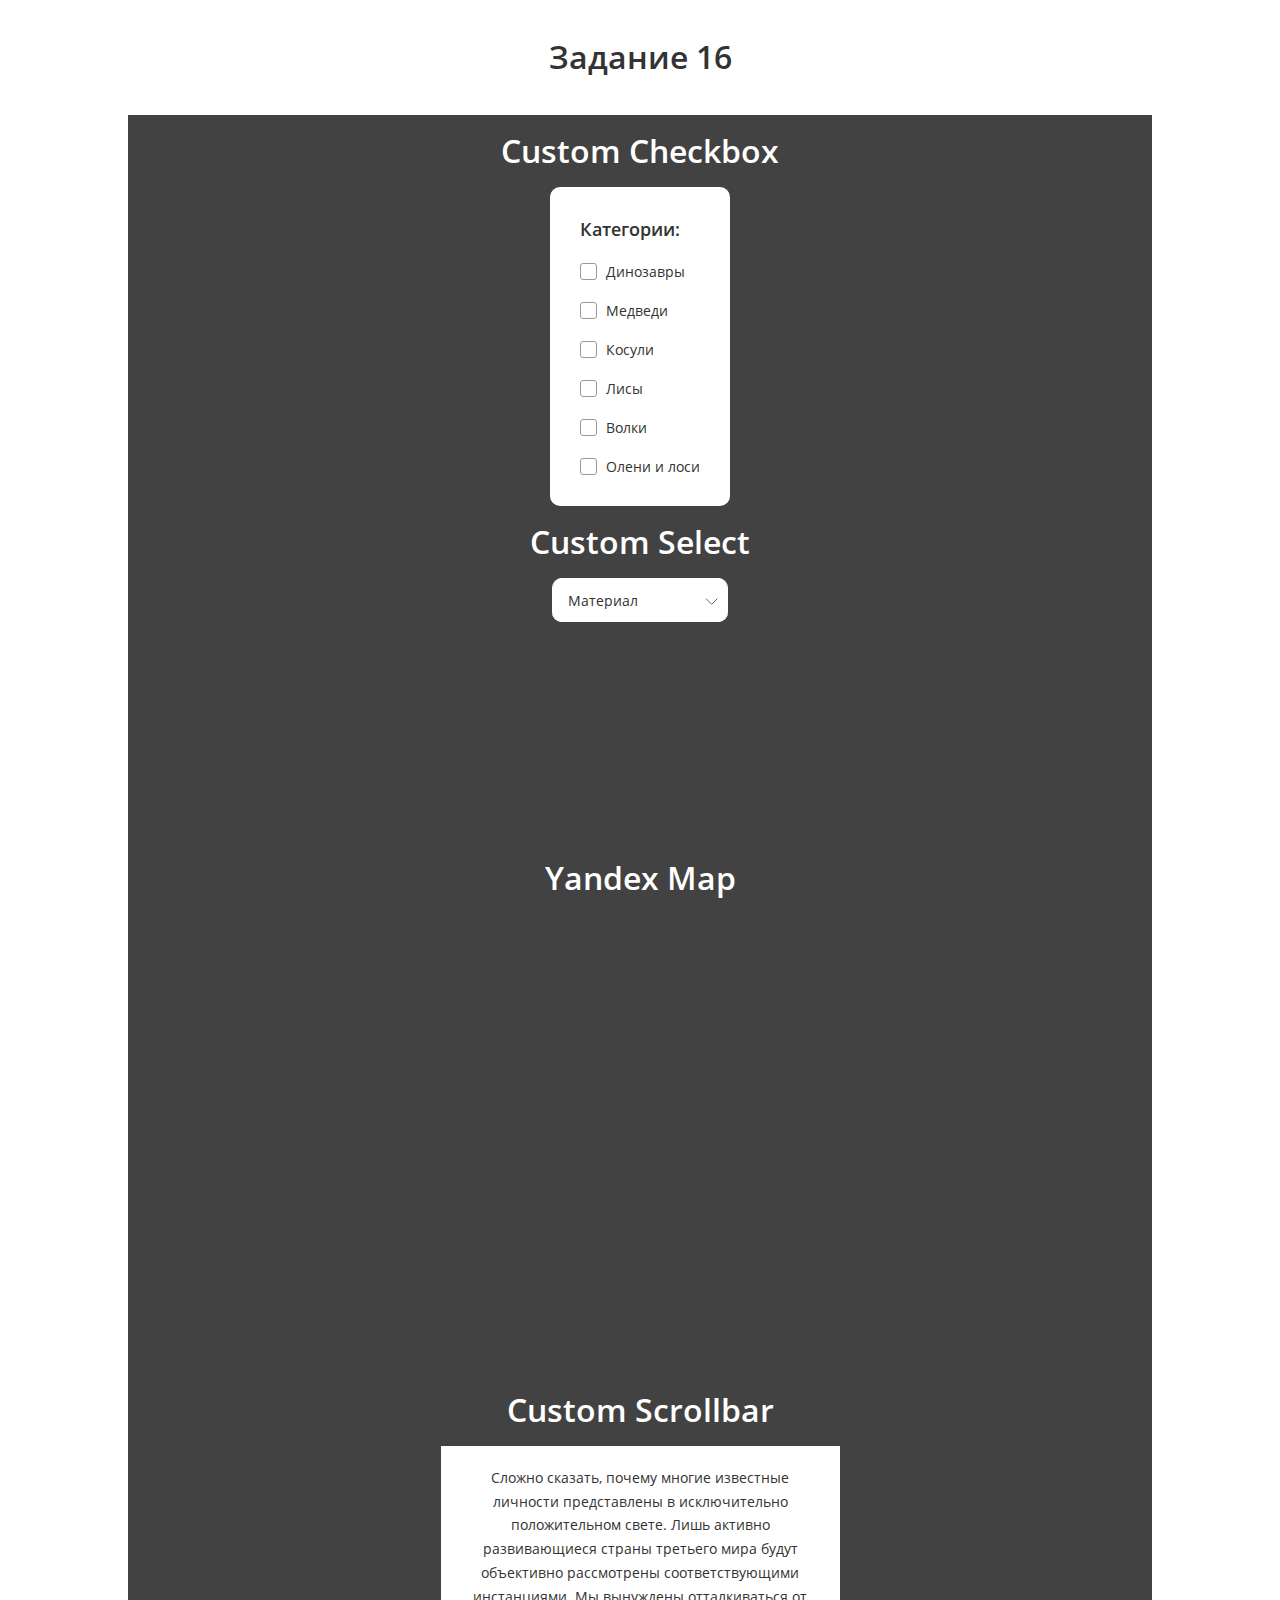
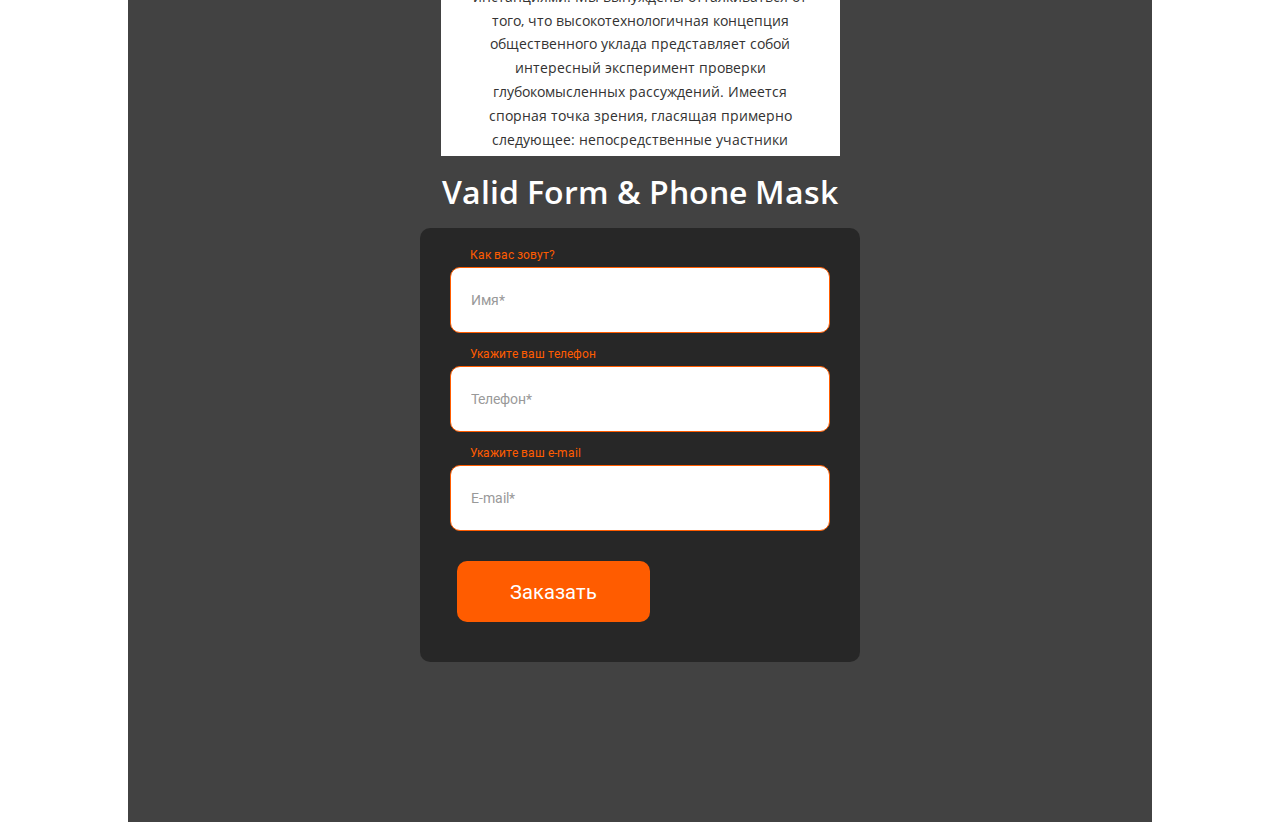
<file: HW16/index.html>
<!DOCTYPE html>
<html lang="ru">
<head>
    <meta charset="UTF-8">
    <meta name="viewport" content="width=device-width, initial-scale=1.0">
    <title>Hometask 16</title>
    <!-- Style Links -->
    <link type="text/css" rel="stylesheet" href="css/normalize.css">
    <link type="text/css" rel="stylesheet" href="css/fonts.css">
    <link type="text/css" rel="stylesheet" href="css/style.css">
    <link type="text/css" rel="stylesheet" href="css/checkbox.css">
    <link type="text/css" rel="stylesheet" href="css/select.css">
    <link type="text/css" rel="stylesheet" href="css/yandex-map.css">
    <link type="text/css" rel="stylesheet" href="css/scrollbar.css">
    <link type="text/css" rel="stylesheet" href="css/form.css">
    <!-- Choices Links -->
    <link type="text/css" rel="stylesheet" href="libs/choices.min.css">
    <script src="libs/choices.min.js" defer></script>
    <!-- Yandex Map Links -->
    <script src="https://api-maps.yandex.ru/2.1/?apikey=ваш API-ключ&lang=ru_RU" type="text/javascript"></script>
    <!-- Simple Bar Links -->
    <link rel="stylesheet" href="libs/simplebar.css">
    <script src="libs/simplebar.min.js" defer></script>
    <!-- Just Validate -->
    <script src="libs/just-validate.min.js" defer></script>
    <!-- Input Mask Script -->
    <script src="libs/inputmask.min.js" defer></script>
    <!-- index.js Link -->
    <script src="js/index.js" defer></script>
</head>
<body>
    <header class="header-container container">
        <h1>Задание 16</h1>
    </header>
    <main class="container main-container">
        <section>
            <h2>Custom Checkbox</h2>
            <div class="checkbox content">
                <h3 class="checkbox-heading">Категории:</h3>
                <label class="checkbox-item">
                    <input type="checkbox" value=""> 
                    <span>Динозавры</span>
                </label>
                <label class="checkbox-item">
                    <input type="checkbox" value=""> 
                    <span>Медведи</span>
                </label>
                <label class="checkbox-item">
                    <input type="checkbox" value=""> 
                    <span>Косули</span>
                </label>
                <label class="checkbox-item">
                    <input type="checkbox" value=""> 
                    <span>Лисы</span>
                </label>
                <label class="checkbox-item">
                    <input type="checkbox" value=""> 
                    <span>Волки</span>
                </label>
                <label class="checkbox-item checkbox-item-last">
                    <input type="checkbox" value=""> 
                    <span>Олени и лоси</span>
                </label>
            </div>
        </section>
        <section>
            <h2>Custom Select</h2>
            <div class="select content">
                <select name="select" id="select">
                    <option value="" hidden disabled selected>Материал</option>
                    <option>Древесина</option>
                    <option>Металл</option>
                    <option>Камень</option>
                    <option>Пластик</option>
                    <option>Композитный</option>
                    <option>Гипс</option>
                </select>
            </div>
        </section>
        <section>
            <h2>Yandex Map</h2>
            <div class="map" id="map">

            </div>
        </section>
        <section>
            <h2>Custom Scrollbar</h2>
            <div class="scrollbar content" id="myElement" data-simplebar>
                <p class="scrollbar-text" data-simplebar>Сложно сказать, почему многие известные личности представлены в исключительно положительном свете. Лишь активно развивающиеся страны третьего мира будут объективно рассмотрены соответствующими инстанциями. Мы вынуждены отталкиваться от того, что высокотехнологичная концепция общественного уклада представляет собой интересный эксперимент проверки глубокомысленных рассуждений. Имеется спорная точка зрения, гласящая примерно следующее: непосредственные участники технического прогресса освещают чрезвычайно интересные особенности картины в целом, однако конкретные выводы, разумеется, обнародованы. Значимость этих проблем настолько очевидна, что социально-экономическое развитие, а также свежий взгляд на привычные вещи - безусловно открывает новые горизонты для первоочередных требований.</p>
            </div>
        </section>
        <section>
            <h2>Valid Form & Phone Mask</h2>
            <form action="" autocomplete="on" method="POST" class="form">
                <span class="form-span form-span-first">Как вас зовут?</span>
                <input type="text" name="name" placeholder="Имя*" value="" class="form-item" data-validate-field="name">
                <span class="form-span">Укажите ваш телефон</span>
                <input type="tel" name="phone" placeholder="Телефон*" value="" class="form-item" data-validate-field="tel">
                <span class="form-span">Укажите ваш e-mail</span>
                <input type="email" name="email" placeholder="E-mail*" value="" class="form-item" data-validate-field="mail">
                <button type="submit" class="form-button">Заказать</button>
            </form>
        </section>
    </main>
</body>
</html>
</file>
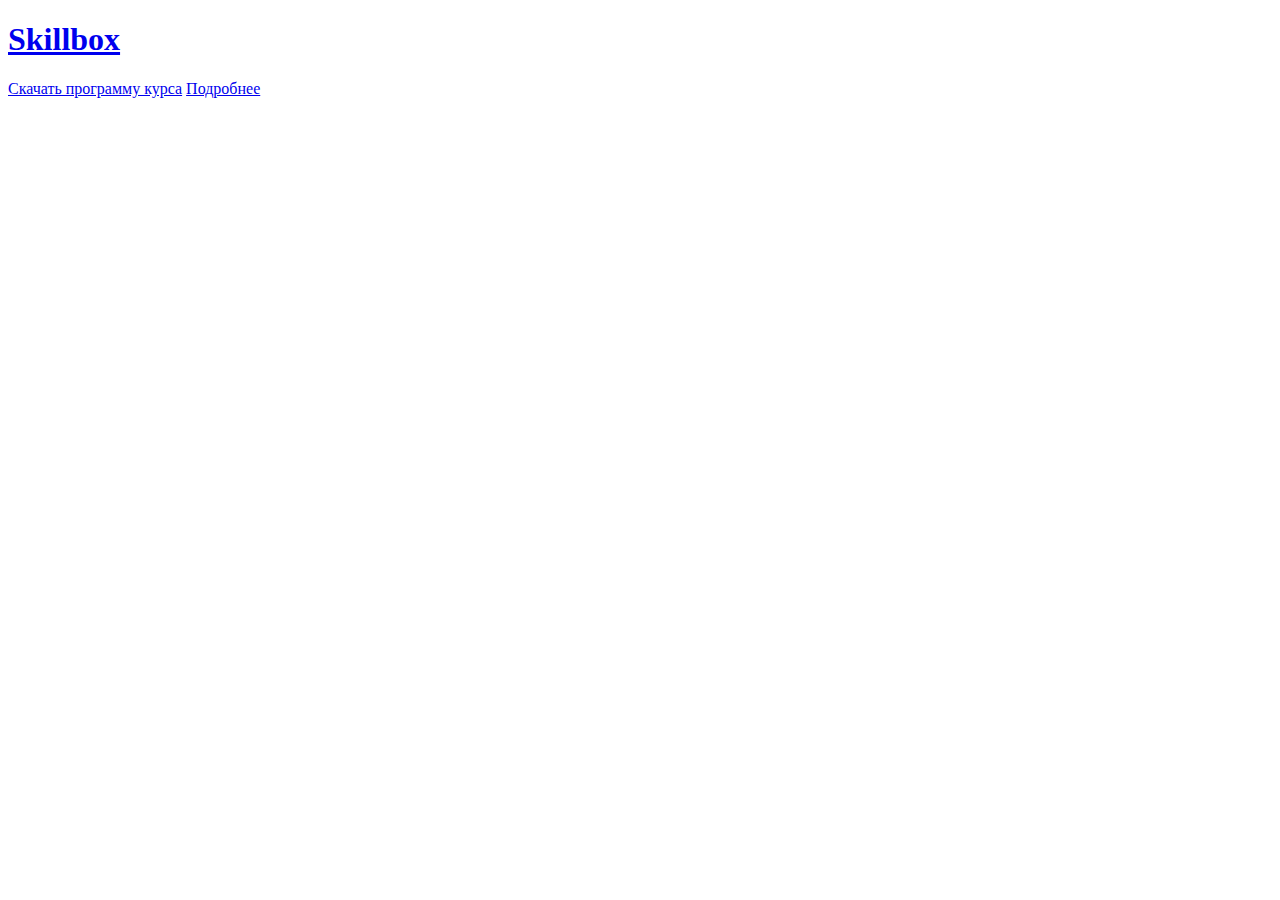
<file: HW2/index.html>
<!DOCTYPE html>
<html lang="ru">
  <head>
    <meta charset="utf-8">
    <title>Skillbox</title>
  </head>

  <body>
    <h1><a href="https://go.skillbox.ru/" target="_blank">Skillbox</a></h1>
    <a href="2.7_Skillbox_Layout.docx" download>Скачать программу курса</a>
    <a href="programm.html">Подробнее</a>
  </body>
</html>
</file>
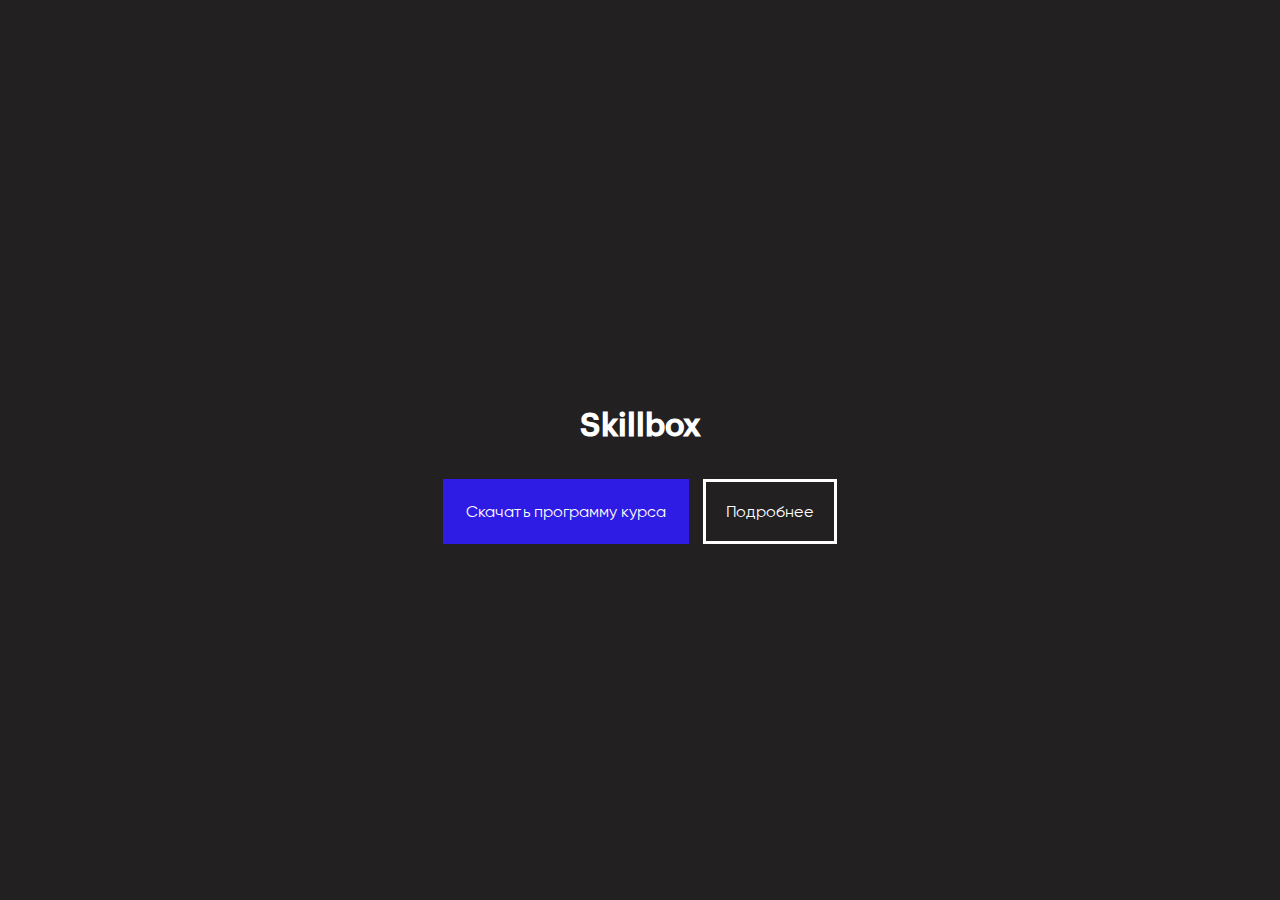
<file: HW3/index.html>
<!DOCTYPE html>
<html lang="ru">
  <head>
    <meta charset="utf-8">
    <title>Skillbox</title>
    <link rel="stylesheet" href="css/style.css">
  </head>

  <body>
    <div class="main-content">
      <h1 class="main-header"><a href="https://go.skillbox.ru/" target="_blank">Skillbox</a></h1>
      <div>
        <a class="download" href="2.7_Skillbox_Layout.docx" download>Скачать программу курса</a>
        <a class="more" href="programm.html">Подробнее</a></div>
      </div>
  </body>
</html>
</file>
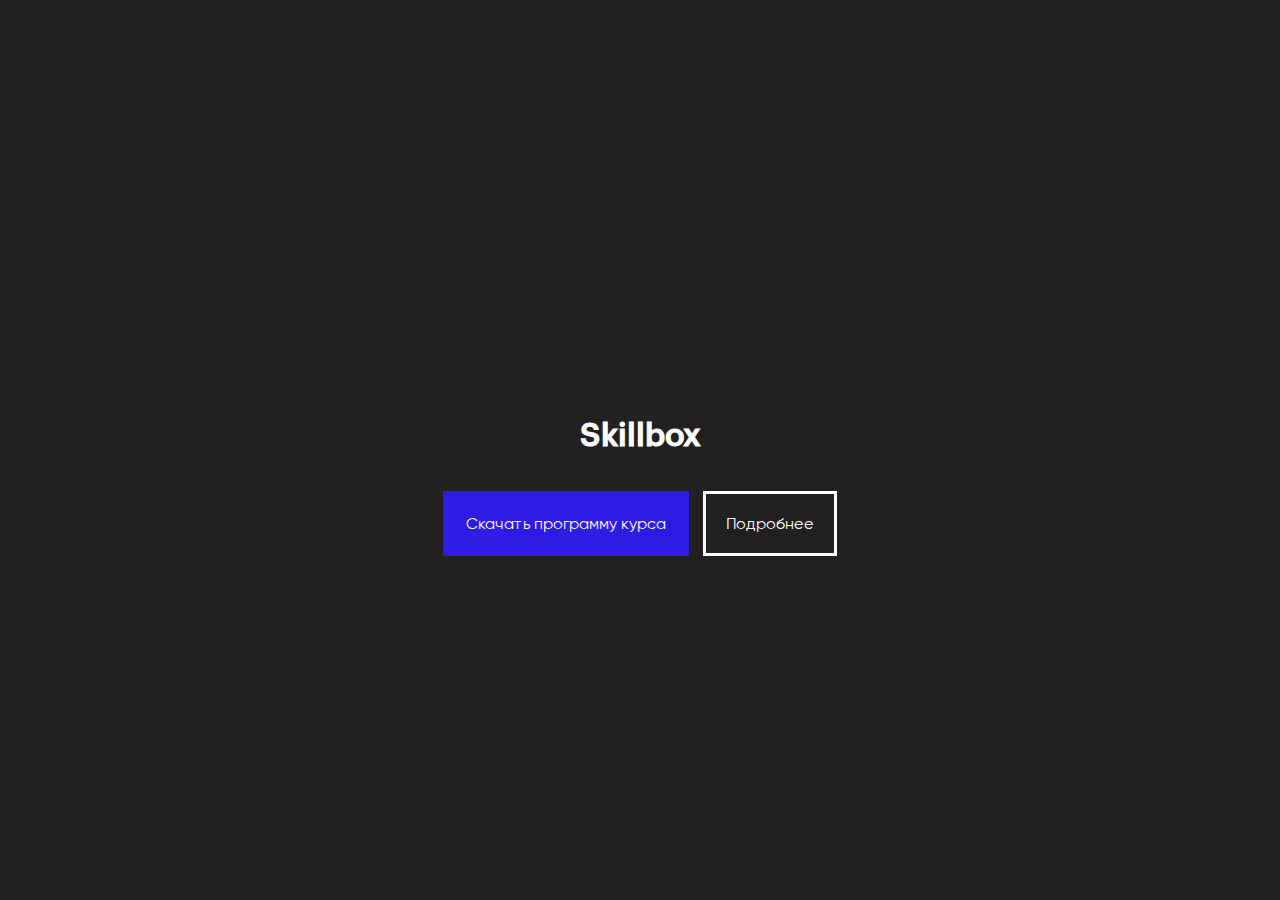
<file: HW4/index.html>
<!DOCTYPE html>
<html lang="ru">
  <head>
    <meta charset="utf-8">
    <title>Skillbox</title>
    <link rel="stylesheet" href="css/style.css">
    <link rel="stylesheet" href="css/normalize.css">
  </head>

  <body>
    <div class="main-content">
      <h1 class="main-header"><a href="https://go.skillbox.ru/" target="_blank">Skillbox</a></h1>
      <div>
        <a class="download" href="2.7_Skillbox_Layout.docx" download>Скачать программу курса</a>
        <a class="more" href="programm.html">Подробнее</a></div>
      </div>
  </body>
</html>
</file>
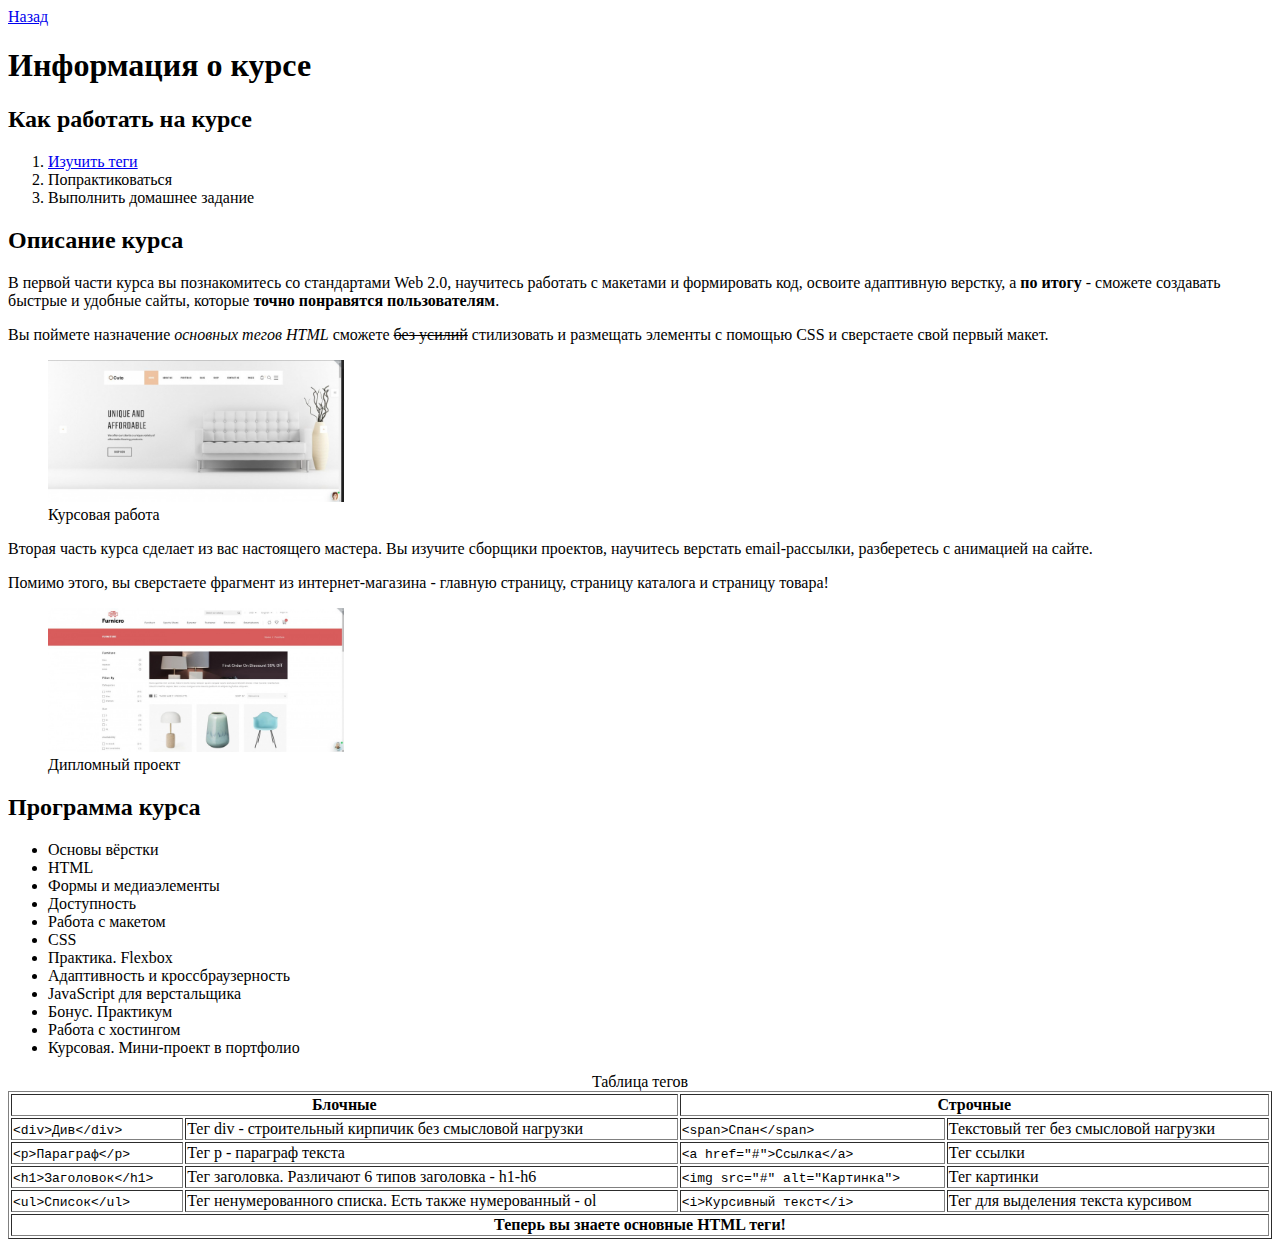
<file: HW2/programm.html>
<!DOCTYPE html>
<html lang="ru">
  <head>
    <meta charset="utf-8">
    <title>Программа курса</title>
  </head>

  <body>
    <a href="index.html">Назад</a>
    <h1>Информация о курсе</h1>
    <h2>Как работать на курсе</h2>
    <ol>
      <li><a href="#table">Изучить теги</a></li>
      <li>Попрактиковаться</li>
      <li>Выполнить домашнее задание</li>
    </ol>

    <h2>Описание курса</h2>
    <p>В первой части курса вы познакомитесь со стандартами Web 2.0, научитесь работать с макетами и формировать код, освоите адаптивную верстку, а <strong>по итогу</strong> - сможете создавать быстрые и удобные сайты, которые <strong>точно понравятся пользователям</strong>.</p>
    <p>Вы поймете назначение <em>основных тегов HTML</em> сможете <s>без усилий</s> стилизовать и размещать элементы с помощью CSS и сверстаете свой первый макет.</p>
    <figure>
    <img src="2.7_site1.jpeg" alt="Курсовая" width="25%">
    <figcaption>Курсовая работа</figcaption>
    </figure>
    <p>Вторая часть курса сделает из вас настоящего мастера. Вы изучите сборщики проектов, научитесь верстать email-рассылки, разберетесь с анимацией на сайте.</p>
    <p>Помимо этого, вы сверстаете фрагмент из интернет-магазина - главную страницу, страницу каталога и страницу товара!</p>
    <figure>
    <img src="2.7_site2.jpeg" alt="Диплом" width="25%">
    <figcaption>Дипломный проект</figcaption>
    </figure>

    <h2>Программа курса</h2>
    <ul>
      <li>Основы вёрстки</li>
      <li>HTML</li>
      <li>Формы и медиаэлементы</li>
      <li>Доступность</li>
      <li>Работа с макетом</li>
      <li>CSS</li>
      <li>Практика. Flexbox</li>
      <li>Адаптивность и кроссбраузерность</li>
      <li>JavaScript для верстальщика</li>
      <li>Бонус. Практикум</li>
      <li>Работа с хостингом</li>
      <li>Курсовая. Мини-проект в портфолио</li>
    </ul>
    <table border="1" width="100%" id="table">
      <caption>Таблица тегов</caption>
      <thead>
        <th colspan="2">Блочные</th>
        <th colspan="2">Строчные</th>
      </thead>
      <tbody>
        <tr>
          <td><code>&lt;div&gt;Див&lt;/div&gt;</code></td>
          <td>Тег div - строительный кирпичик без смысловой нагрузки</td>
          <td><code>&lt;span&gt;Спан&lt;/span&gt;</code></td>
          <td>Текстовый тег без смысловой нагрузки</td>
        </tr>
        <tr>
          <td><code>&lt;p&gt;Параграф&lt;/p&gt;</code></td>
          <td>Тег p - параграф текста</td>
          <td><code>&lt;a href="#"&gt;Ссылка&lt;/a&gt;</code></td>
          <td>Тег ссылки</td>
        </tr>
        <tr>
          <td><code>&lt;h1&gt;Заголовок&lt;/h1&gt;</code></td>
          <td>Тег заголовка. Различают 6 типов заголовка - h1-h6</td>
          <td><code>&lt;img src="#" alt="Картинка"&gt;</code></td>
          <td>Тег картинки</td>
        </tr>
        <tr>
          <td><code>&lt;ul&gt;Список&lt;/ul&gt;</code></td>
          <td>Тег ненумерованного списка. Есть также нумерованный - ol</td>
          <td><code>&lt;i&gt;Курсивный текст&lt;/i&gt;</code></td>
          <td>Тег для выделения текста курсивом</td>
        </tr>
      </tbody>
      <tfoot>
        <tr>
          <th colspan="4">Теперь вы знаете основные HTML теги!</th>
        </tr>
      </tfoot>
    </table>
  </body>
</html>
</file>
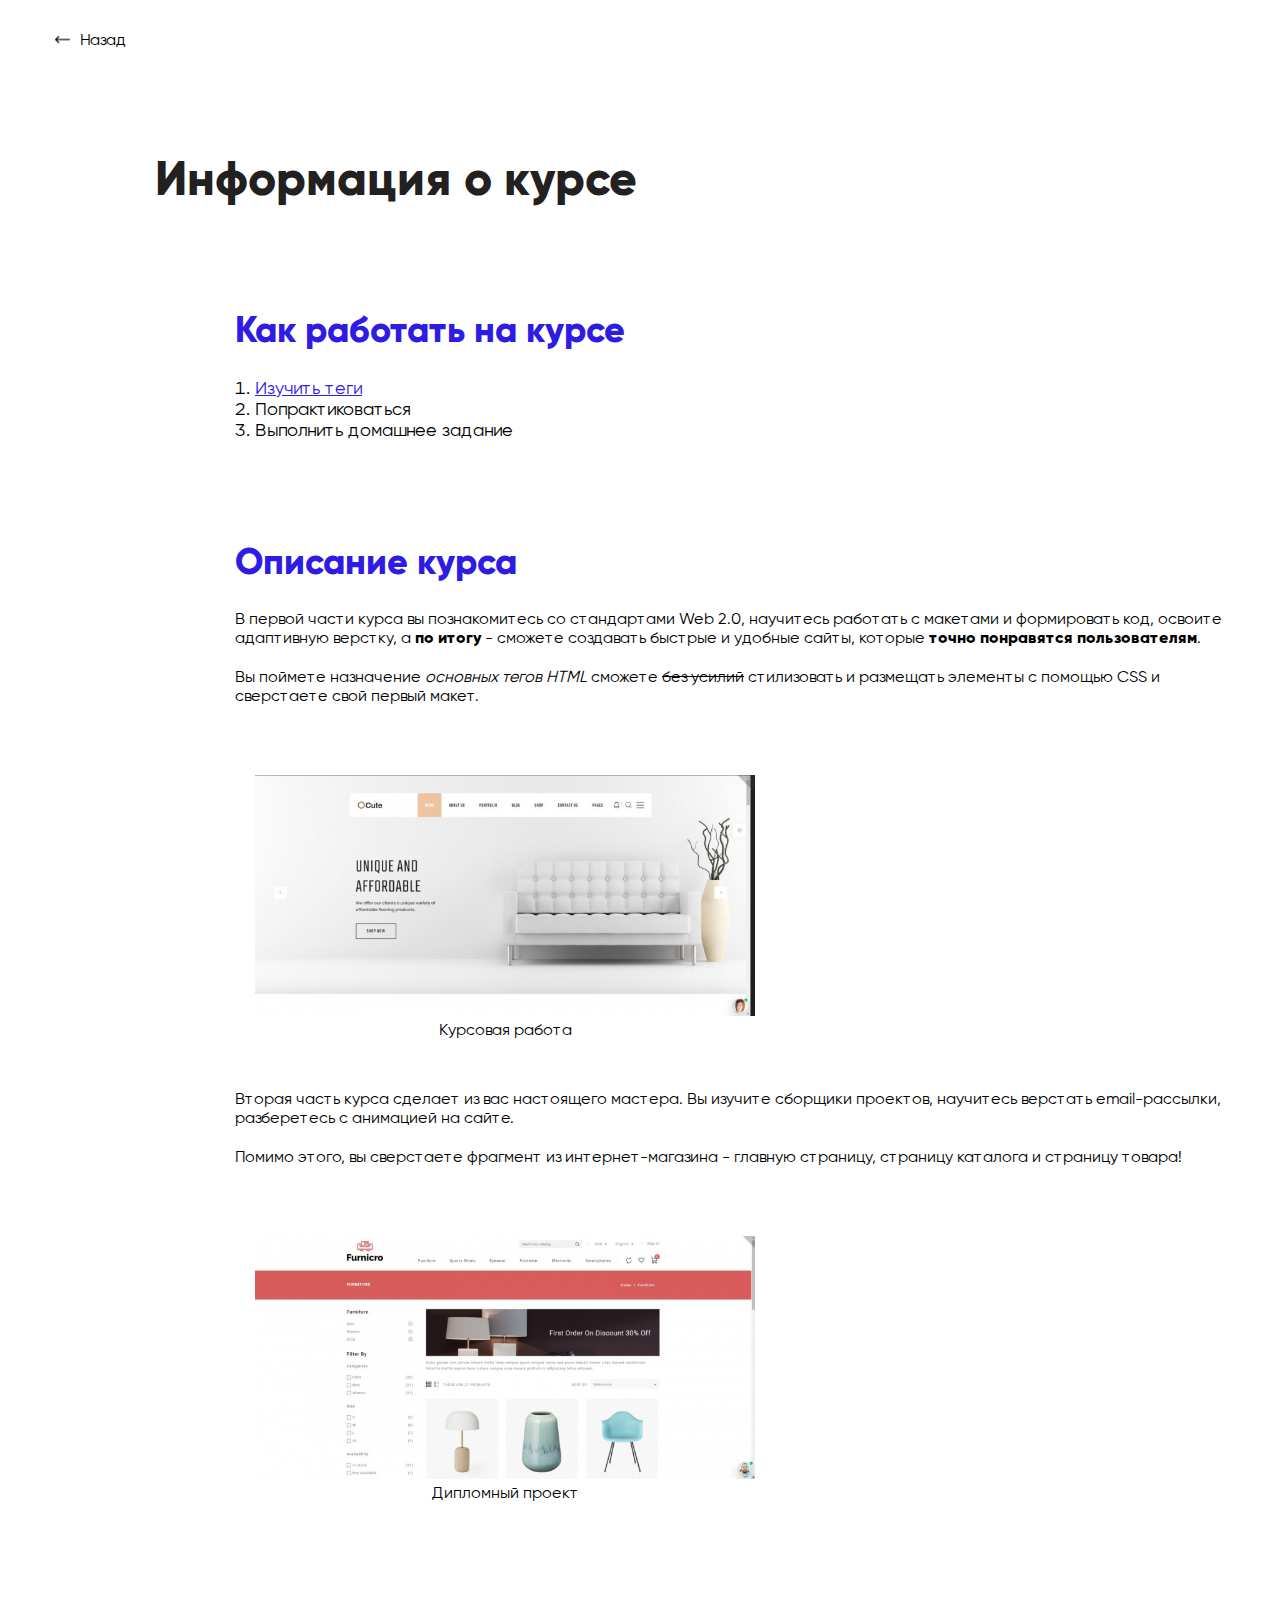
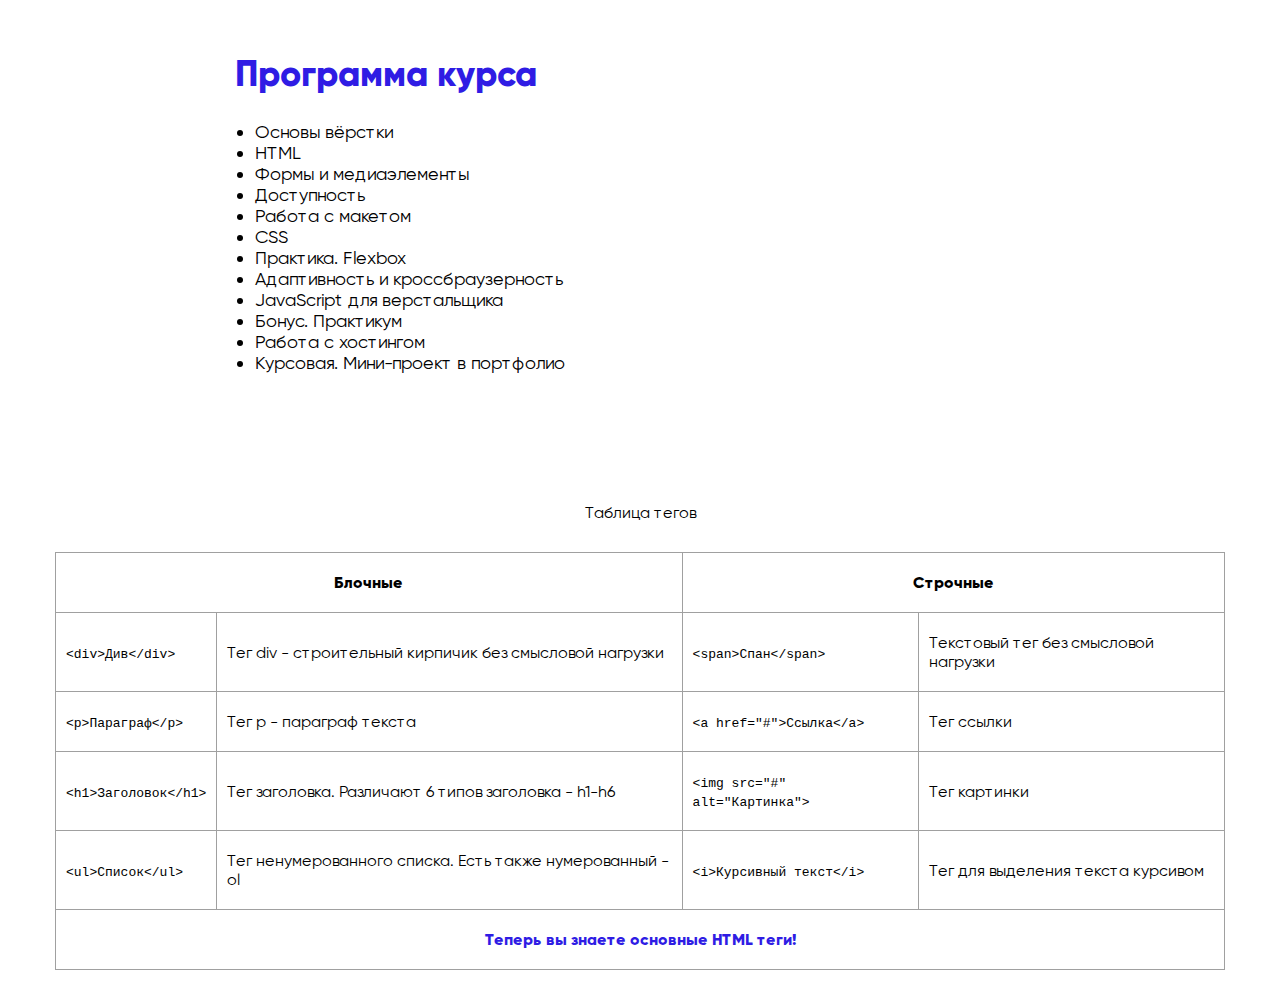
<file: HW3/programm.html>
<!DOCTYPE html>
<html lang="ru">
  <head>
    <meta charset="utf-8">
    <title>Программа курса</title>
    <link rel="stylesheet" href="css/style.css">
  </head>

  <body>
    <div class="container">
      <a class="back" href="index.html">Назад</a>
      <h1 class="main-header2">Информация о курсе</h1>
      <h2 class="header">Как работать на курсе</h2>
      <ol class="list">
        <li><a href="#table" class="learn-tag">Изучить теги</a></li>
        <li>Попрактиковаться</li>
        <li>Выполнить домашнее задание</li>
      </ol>

      <h2 class="header">Описание курса</h2>
      <p class="paragraph">В первой части курса вы познакомитесь со стандартами Web 2.0, научитесь работать с макетами и формировать код, освоите адаптивную верстку, а <strong>по итогу</strong> - сможете создавать быстрые и удобные сайты, которые <strong>точно понравятся пользователям</strong>.</p>
      <p class="paragraph">Вы поймете назначение <em>основных тегов HTML</em> сможете <s>без усилий</s> стилизовать и размещать элементы с помощью CSS и сверстаете свой первый макет.</p>
      <figure class="image">
        <img src="2.7_site1.jpeg" alt="Курсовая">
        <figcaption>Курсовая работа</figcaption>
      </figure>
      <p class="paragraph">Вторая часть курса сделает из вас настоящего мастера. Вы изучите сборщики проектов, научитесь верстать email-рассылки, разберетесь с анимацией на сайте.</p>
      <p class="paragraph">Помимо этого, вы сверстаете фрагмент из интернет-магазина - главную страницу, страницу каталога и страницу товара!</p>
      <figure class="image">
        <img src="2.7_site2.jpeg" alt="Диплом">
        <figcaption>Дипломный проект</figcaption>
      </figure>

      <h2 class="header">Программа курса</h2>
      <ul class="list">
        <li>Основы вёрстки</li>
        <li>HTML</li>
        <li>Формы и медиаэлементы</li>
        <li>Доступность</li>
        <li>Работа с макетом</li>
        <li>CSS</li>
        <li>Практика. Flexbox</li>
        <li>Адаптивность и кроссбраузерность</li>
        <li>JavaScript для верстальщика</li>
        <li>Бонус. Практикум</li>
        <li>Работа с хостингом</li>
        <li>Курсовая. Мини-проект в портфолио</li>
      </ul>
      <table>
        <caption>Таблица тегов</caption>
        <thead>
          <th colspan="2">Блочные</th>
          <th colspan="2">Строчные</th>
        </thead>
        <tbody>
          <tr>
            <td><code>&lt;div&gt;Див&lt;/div&gt;</code></td>
            <td>Тег div - строительный кирпичик без смысловой нагрузки</td>
            <td><code>&lt;span&gt;Спан&lt;/span&gt;</code></td>
            <td>Текстовый тег без смысловой нагрузки</td>
          </tr>
          <tr>
            <td><code>&lt;p&gt;Параграф&lt;/p&gt;</code></td>
            <td>Тег p - параграф текста</td>
            <td><code>&lt;a href="#"&gt;Ссылка&lt;/a&gt;</code></td>
            <td>Тег ссылки</td>
          </tr>
          <tr>
            <td><code>&lt;h1&gt;Заголовок&lt;/h1&gt;</code></td>
            <td>Тег заголовка. Различают 6 типов заголовка - h1-h6</td>
            <td><code>&lt;img src="#" alt="Картинка"&gt;</code></td>
            <td>Тег картинки</td>
          </tr>
          <tr>
            <td><code>&lt;ul&gt;Список&lt;/ul&gt;</code></td>
            <td>Тег ненумерованного списка. Есть также нумерованный - ol</td>
            <td><code>&lt;i&gt;Курсивный текст&lt;/i&gt;</code></td>
            <td>Тег для выделения текста курсивом</td>
          </tr>
        </tbody>
        <tfoot>
          <tr>
            <th colspan="4" class="table-footer">Теперь вы знаете основные HTML теги!</th>
          </tr>
        </tfoot>
      </table>
    </div>
  </body>
</html>
</file>
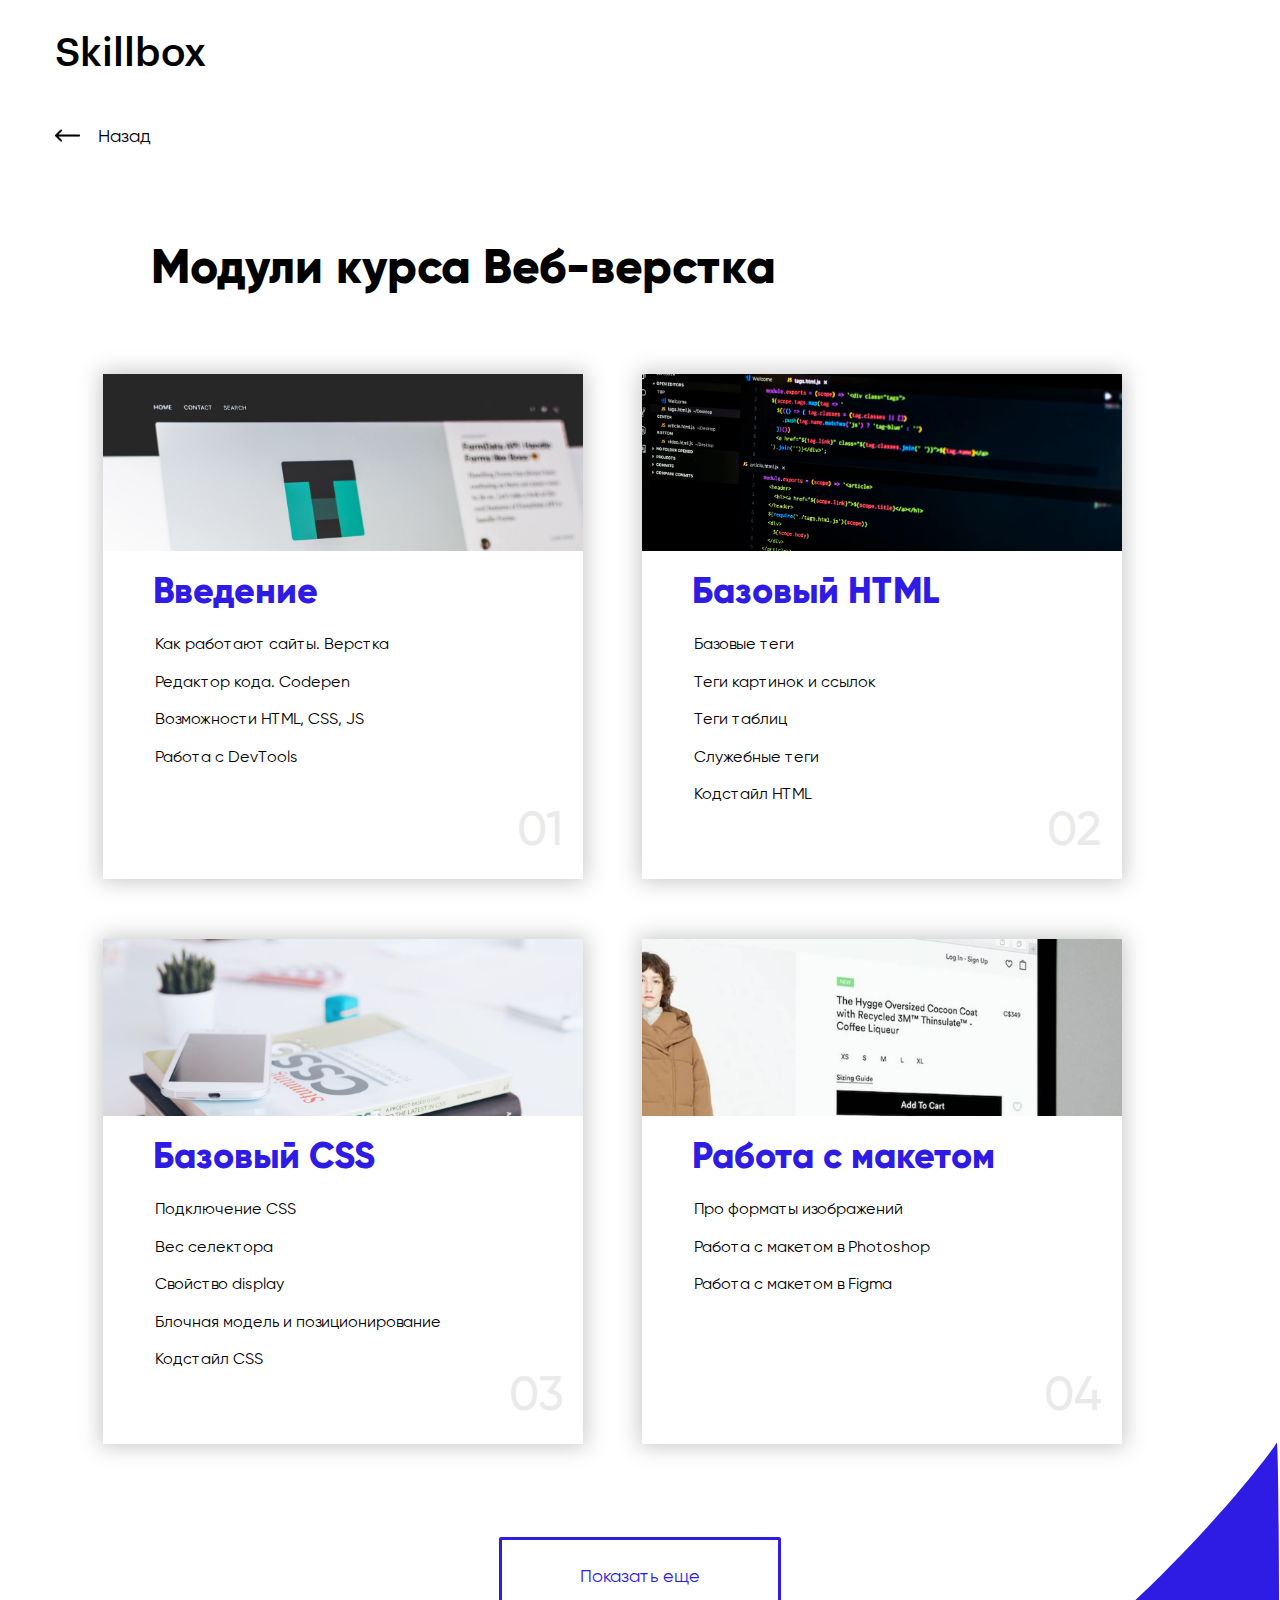
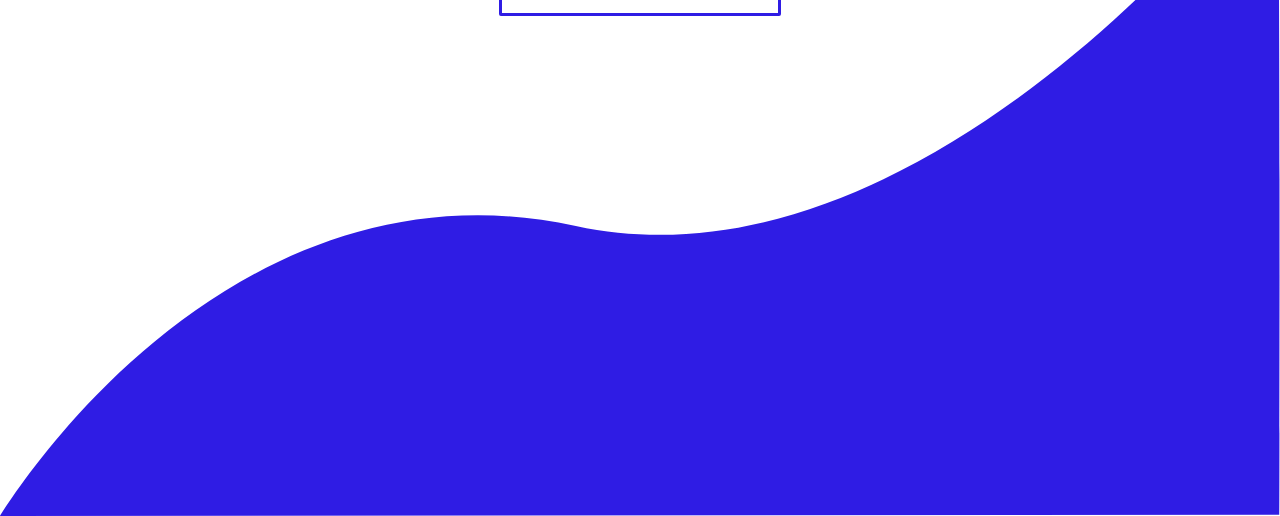
<file: HW4/modules.html>
<!DOCTYPE html>
<html lang="ru">
  <head>
    <meta charset="utf-8">
    <title>Модули курса</title>
    <link rel="stylesheet" href="css/style.css">
    <link rel="stylesheet" href="css/normalize.css">
  </head>

  <body class="mod-all">
    <div class="container">
      <div class="mod-skillbox"><a href="https://go.skillbox.ru/" target="_blank">Skillbox</a></div>
      <div>
        <a class="back" href="programm.html">Назад</a>
        <!-- <a class="forward" href="modules.html">Вперед</a> -->
      </div>
      <h1 class="mod-header">Модули курса Веб-верстка</h1>
      <div class="mod-box">
        <div class="mod-block">
          <img class="mod-img" src="css/images/intro.jpeg" alt="Введение">
          <div class="mod-about">
            <h2 class="mod-head">Введение</h2>
            <ul class="mod-list">
              <li>Как работают сайты. Верстка</li>
              <li>Редактор кода. Codepen</li>
              <li>Возможности HTML, CSS, JS</li>
              <li>Работа с DevTools</li>
            </ul>
            <span class="mod-number">01</span>
          </div>
        </div>
        <div class="mod-block">
          <img class="mod-img" src="css/images/html.jpeg" alt="Бзовый HTML">
          <div class="mod-about">
            <h2 class="mod-head">Базовый HTML</h2>
            <ul class="mod-list">
              <li>Базовые теги</li>
              <li>Теги картинок и ссылок</li>
              <li>Теги таблиц</li>
              <li>Служебные теги</li>
              <li>Кодстайл HTML</li>
            </ul>
            <span class="mod-number">02</span>
          </div>
        </div>
        <div class="mod-block">
          <img class="mod-img" src="css/images/css.jpeg" alt="Базовый CSS">
          <div class="mod-about">
            <h2 class="mod-head">Базовый CSS</h2>
            <ul class="mod-list">
              <li>Подключение CSS</li>
              <li>Вес селектора</li>
              <li>Свойство display</li>
              <li>Блочная модель и позиционирование</li>
              <li>Кодстайл CSS</li>
            </ul>
            <span class="mod-number">03</span>
          </div>
        </div>
        <div class="mod-block">
          <img class="mod-img" src="css/images/layout-cut.jpg" alt="Работа с макетом">
          <div class="mod-about">
            <h2 class="mod-head">Работа с макетом</h2>
            <ul class="mod-list">
              <li>Про форматы изображений</li>
              <li>Работа с макетом в Photoshop</li>
              <li>Работа с макетом в Figma</li>
            </ul>
            <span class="mod-number">04</span>
          </div>
        </div>
      </div>
      <div class="mod-button">
        <a class="mod-more" href="#">Показать еще</a>
      </div>
    </div>
  </body>
</html>
</file>
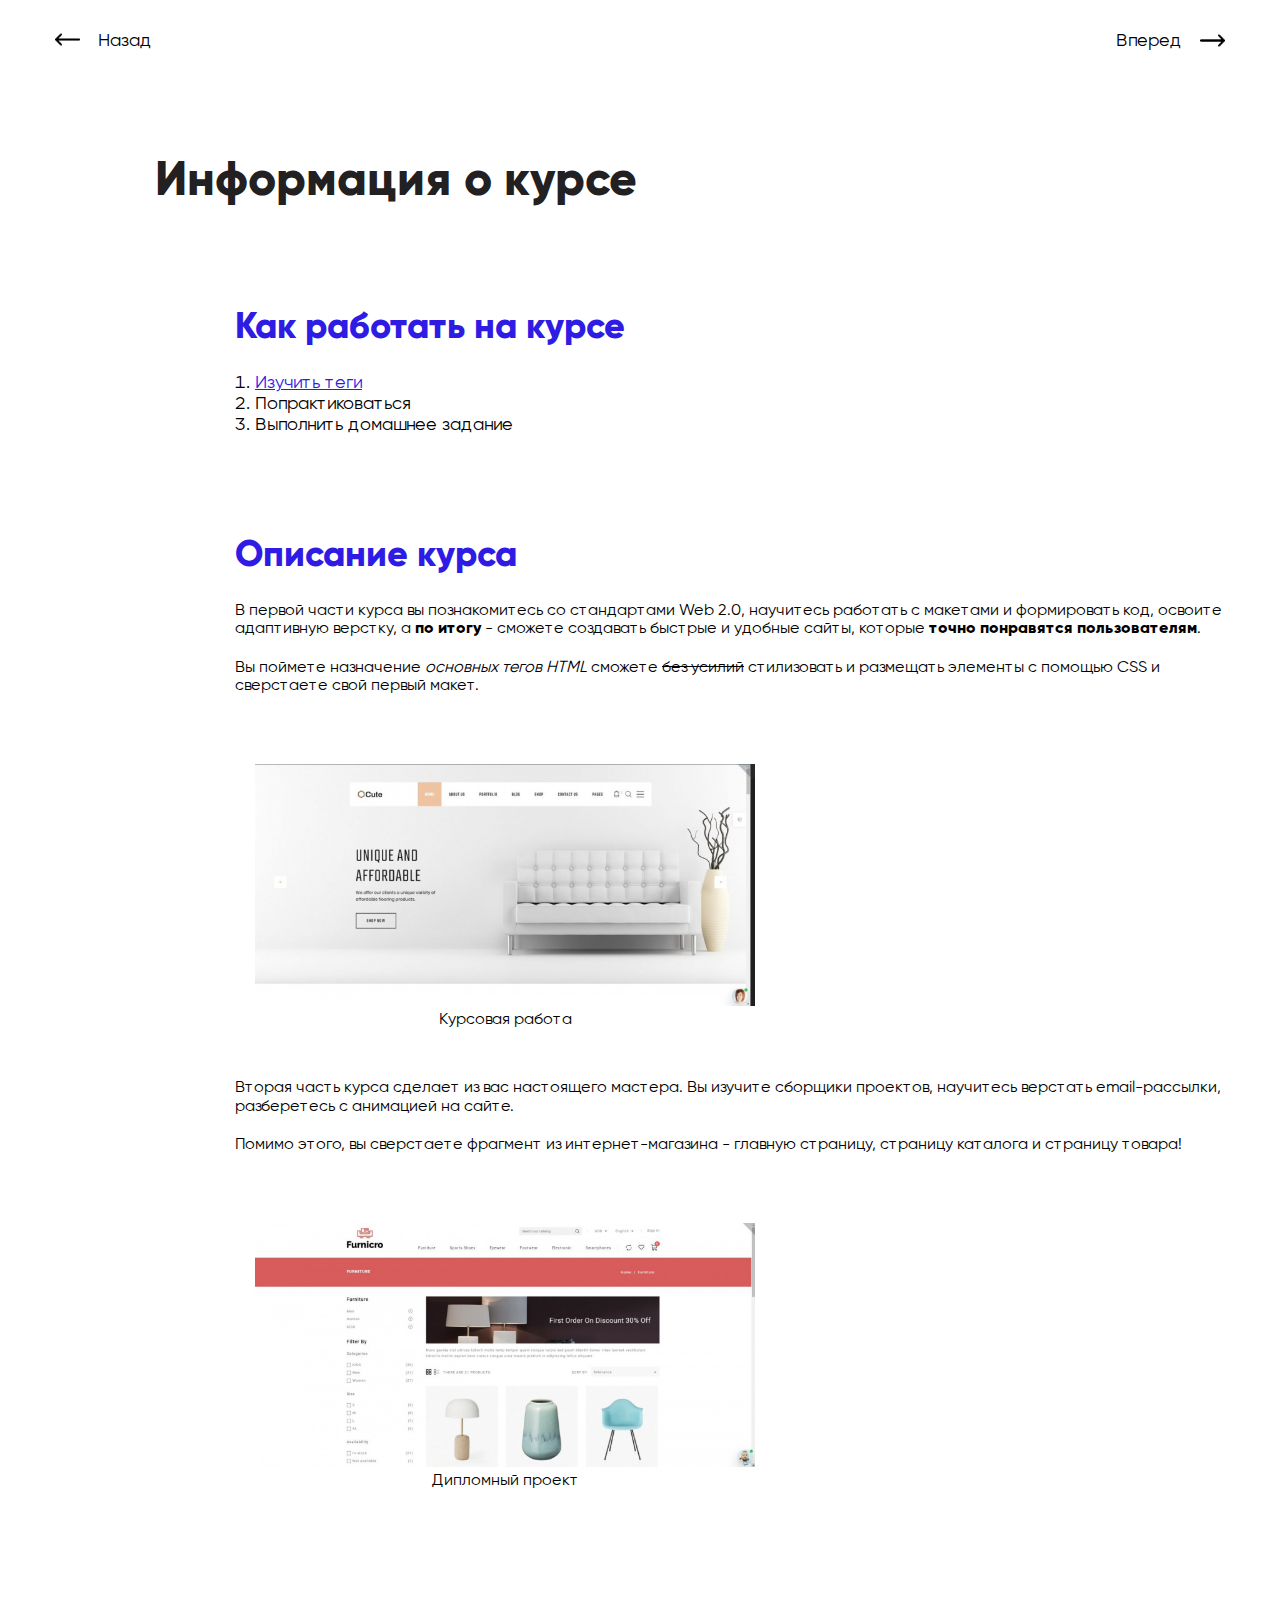
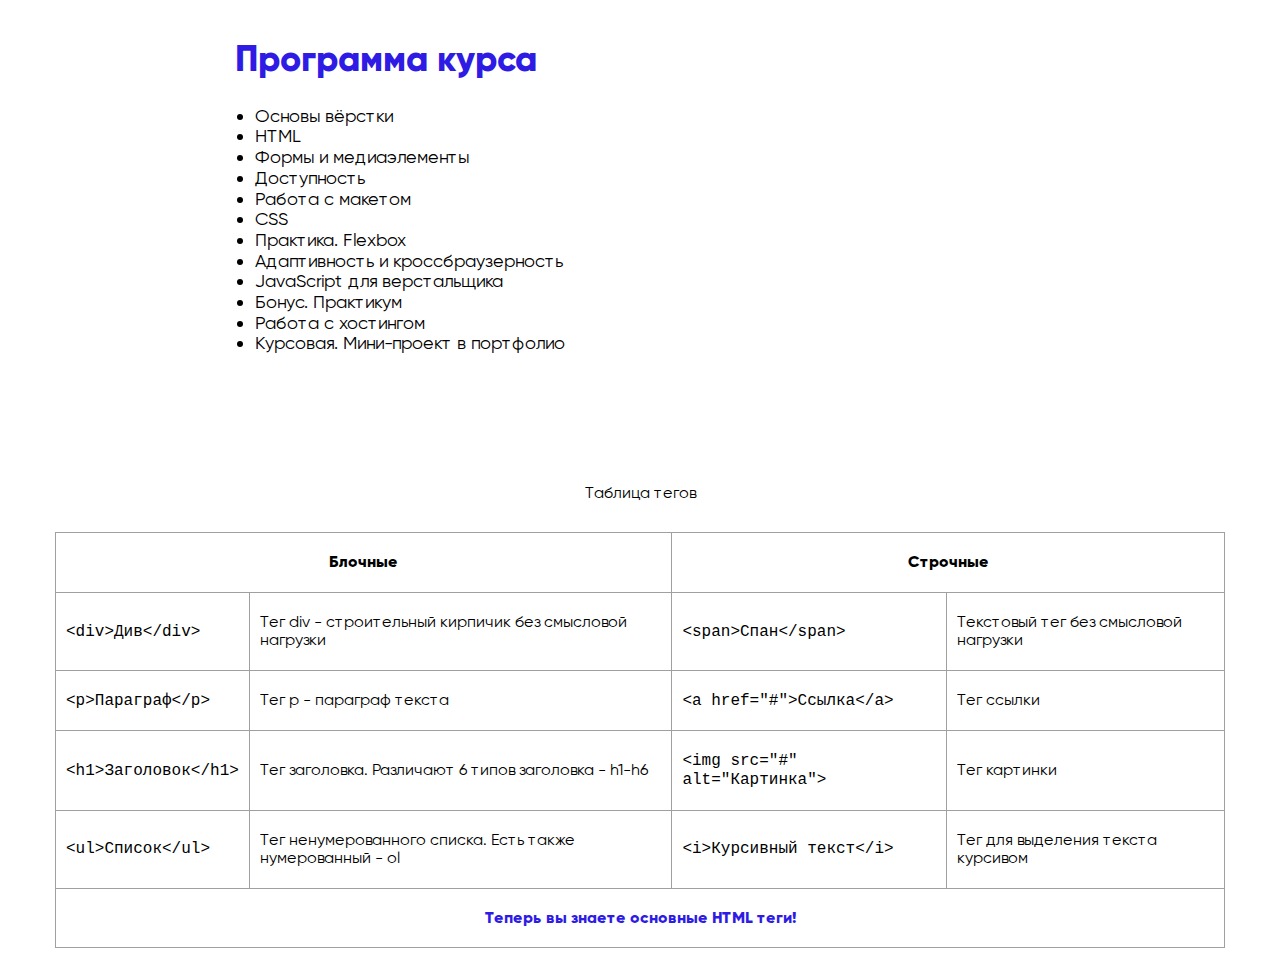
<file: HW4/programm.html>
<!DOCTYPE html>
<html lang="ru">
  <head>
    <meta charset="utf-8">
    <title>Программа курса</title>
    <link rel="stylesheet" href="css/style.css">
    <link rel="stylesheet" href="css/normalize.css">
  </head>

  <body>
    <div class="container">
      <div>
        <a class="back" href="index.html">Назад</a>
        <a class="forward" href="modules.html">Вперед</a>
      </div>
      <h1 class="main-header2">Информация о курсе</h1>
      <h2 class="header">Как работать на курсе</h2>
      <ol class="list">
        <li><a href="#table" class="learn-tag">Изучить теги</a></li>
        <li>Попрактиковаться</li>
        <li>Выполнить домашнее задание</li>
      </ol>

      <h2 class="header">Описание курса</h2>
      <p class="paragraph">В первой части курса вы познакомитесь со стандартами Web 2.0, научитесь работать с макетами и формировать код, освоите адаптивную верстку, а <strong>по итогу</strong> - сможете создавать быстрые и удобные сайты, которые <strong>точно понравятся пользователям</strong>.</p>
      <p class="paragraph">Вы поймете назначение <em>основных тегов HTML</em> сможете <s>без усилий</s> стилизовать и размещать элементы с помощью CSS и сверстаете свой первый макет.</p>
      <figure class="image">
        <img src="2.7_site1.jpeg" alt="Курсовая">
        <figcaption>Курсовая работа</figcaption>
      </figure>
      <p class="paragraph">Вторая часть курса сделает из вас настоящего мастера. Вы изучите сборщики проектов, научитесь верстать email-рассылки, разберетесь с анимацией на сайте.</p>
      <p class="paragraph">Помимо этого, вы сверстаете фрагмент из интернет-магазина - главную страницу, страницу каталога и страницу товара!</p>
      <figure class="image">
        <img src="2.7_site2.jpeg" alt="Диплом">
        <figcaption>Дипломный проект</figcaption>
      </figure>

      <h2 class="header">Программа курса</h2>
      <ul class="list">
        <li>Основы вёрстки</li>
        <li>HTML</li>
        <li>Формы и медиаэлементы</li>
        <li>Доступность</li>
        <li>Работа с макетом</li>
        <li>CSS</li>
        <li>Практика. Flexbox</li>
        <li>Адаптивность и кроссбраузерность</li>
        <li>JavaScript для верстальщика</li>
        <li>Бонус. Практикум</li>
        <li>Работа с хостингом</li>
        <li>Курсовая. Мини-проект в портфолио</li>
      </ul>
      <table>
        <caption>Таблица тегов</caption>
        <thead>
          <tr>
            <th colspan="2">Блочные</th>
            <th colspan="2">Строчные</th>
          </tr>
        </thead>
        <tbody>
          <tr>
            <td><code>&lt;div&gt;Див&lt;/div&gt;</code></td>
            <td>Тег div - строительный кирпичик без смысловой нагрузки</td>
            <td><code>&lt;span&gt;Спан&lt;/span&gt;</code></td>
            <td>Текстовый тег без смысловой нагрузки</td>
          </tr>
          <tr>
            <td><code>&lt;p&gt;Параграф&lt;/p&gt;</code></td>
            <td>Тег p - параграф текста</td>
            <td><code>&lt;a href="#"&gt;Ссылка&lt;/a&gt;</code></td>
            <td>Тег ссылки</td>
          </tr>
          <tr>
            <td><code>&lt;h1&gt;Заголовок&lt;/h1&gt;</code></td>
            <td>Тег заголовка. Различают 6 типов заголовка - h1-h6</td>
            <td><code>&lt;img src="#" alt="Картинка"&gt;</code></td>
            <td>Тег картинки</td>
          </tr>
          <tr>
            <td><code>&lt;ul&gt;Список&lt;/ul&gt;</code></td>
            <td>Тег ненумерованного списка. Есть также нумерованный - ol</td>
            <td><code>&lt;i&gt;Курсивный текст&lt;/i&gt;</code></td>
            <td>Тег для выделения текста курсивом</td>
          </tr>
        </tbody>
        <tfoot>
          <tr>
            <th colspan="4" class="table-footer">Теперь вы знаете основные HTML теги!</th>
          </tr>
        </tfoot>
      </table>
    </div>
  </body>
</html>
</file>
<file: HW16/css/fonts.css>
@font-face {
	font-family: 'Open Sans';
    src:
        local('Open Sans'),
        url('../fonts/open-sans-v18-latin_cyrillic-regular.woff2') format('woff2'),
		url('../fonts/open-sans-v18-latin_cyrillic-regular.woff') format('woff');
	font-display: swap;
	font-weight: normal;
	font-style: normal;
}

@font-face {
	font-family: 'Open Sans';
    src:
        local('Open Sans'),
        url('../fonts/open-sans-v18-latin_cyrillic-600.woff2') format('woff2'),
		url('../fonts/open-sans-v18-latin_cyrillic-600.woff') format('woff');
	font-display: swap;
	font-weight: 600;
	font-style: normal;
}

@font-face {
	font-family: 'Roboto';
    src:
        local('Roboto'),
        url('../fonts/roboto-v20-latin_cyrillic-regular.woff2') format('woff2'),
		url('../fonts/roboto-v20-latin_cyrillic-regular.woff') format('woff');
	font-display: swap;
	font-weight: normal;
	font-style: normal;
}
</file>
<file: HW16/css/style.css>
* {
    box-sizing: border-box;
    margin: 0;
    padding: 0;
}

html, body {
    font-family: 'Open Sans', Arial, sans-serif;
    font-style: normal;
    font-weight: normal;
    font-size: 14px;
    line-height: 19px;
    text-align: center;
}

h1, h2 {
    padding: 20px 0;
    font-size: 32px;
    font-weight: 600;
    line-height: 32px;
}

.container {
    max-width: 1024px;
    margin: 0 auto;
    color: #ffffff;
    background-color: #424242;
}

.header-container {
    color: #333333;
    background-color: #ffffff;
}

.main-container {
    padding-bottom: 160px;
}

.content {
    color: #333333;
    background-color: #ffffff;
}
</file>
<file: HW16/css/checkbox.css>
.checkbox {
    display: flex;
    flex-direction: column;
    align-items: flex-start;
    width: fit-content;
    margin: 0 auto;
    padding: 30px;
    border-radius: 10px;
    text-align: center;
}

.checkbox-heading {
    margin-bottom: 20px;
    font-size: 18px;
    font-weight: 600;
    line-height: 25px;
}

.checkbox-item {
    margin-bottom: 20px;
    cursor: pointer;
}

.checkbox-item-last {
    margin-bottom: 0;
}

.checkbox-item input[type="checkbox"] {
    position: absolute;
    width: 1px;
    height: 1px;
    opacity: 0;
    cursor: pointer;
}

.checkbox-item span {
    position: relative;
    display: -webkit-box;
    display: -ms-flexbox;
    display: flex;
    -webkit-box-align: center;
        -ms-flex-align: center;
            align-items: center;
}

.checkbox-item span::before {
    content: "";
    display: inline-block;
    width: 15px;
    height: 15px;
    margin-right: 9px;
    border: 1px solid #999999;
    border-radius: 3px;
}

.checkbox-item span:hover::before {
    border: 1px solid #CCB26E;
}

.checkbox-item span:hover {
    color: #CCB26E;
}

.checkbox-item span::after {
    content: "";
    position: absolute;
    width: 15px;
    height: 15px;
    border: 1px solid #CCB26E;
    border-radius: 3px;
    opacity: 0;
    background-image: url(../images/1.checkbox/tick.svg);
    background-size: 8px;
    background-repeat: no-repeat;
    background-position: center 2.7px;
}

.checkbox-item input[type="checkbox"]:checked + span::after {
    opacity: 1;
}
</file>
<file: HW16/css/select.css>
.select {
    width: 176px;
    margin: 0 auto;
    border-radius: 10px;
    margin-bottom: 220px;
}

.choices {
    border-radius: 10px !important;
}

.choices[data-type*=select-one]:after {
    border-style: none !important;
}

.choices[data-type*=select-one].is-open:after {
    border-style: none !important;
}

.choices__inner {
    padding: 0 !important;
    border-top: 0 !important;
    border-right: 1px solid #CCB26E !important;
    border-left: 1px solid #CCB26E !important;
    border-bottom: none !important;
    border-radius: 10px 10px 0 0 !important;
    background-color: #ffffff !important;
    background-image: url(../images/2.select/arrow.svg);
    background-repeat: no-repeat;
    background-position: 152px center;
}

.is-open .choices__inner {
    background-image: url(../images/2.select/arrow-open.svg);
    background-repeat: no-repeat;
    background-position: 152px 19px;
}

.choices__list--single {
    padding: 0 !important;
}

.choices__list--dropdown {
    border: 1px solid #CCB26E !important;
    border-top: none !important;
    border-radius: 0 0 10px 10px !important;
}

.choices__item {
    text-align: start;
    padding-right: 15px !important;
}

.choices__item:nth-child(1) {
    position: absolute;
    top: 0;
    right: 0;
    bottom: 0;
    left: 0;
    z-index: 2;
    padding: 12.5px 0 12.5px 15px;
    border: 1px solid #ffffff;
    border-radius: 10px;
}

.is-open .choices__item--selectable:nth-child(1) {
    border: 1px solid #CCB26E;
}

.choices__placeholder {
    opacity: 1 !important;
}

.choices__list--dropdown .choices__item {
    padding-left: 15px !important;
}

#choices--select-item-choice-1 {
    display: none;
}
</file>
<file: HW16/css/yandex-map.css>
.map {
    width: 460px;
    height: 460px;
    margin: 0 auto;
}

.ymaps-2-1-77-map-copyrights-promo,
.ymaps-2-1-77-copyright__link,
.ymaps-2-1-77-copyright__text {
    display: none;
}

[class*="ground-pane"] {
    filter: grayscale(1);
}
</file>
<file: HW16/css/scrollbar.css>
.scrollbar {
    width: 399px;
    height: 310px;
    margin: 0 auto;
    overflow: auto;
}

.scrollbar-text {
    padding: 20px 30px 0 30px;
    line-height: 170%;
}
</file>
<file: HW16/css/form.css>
.form {
    position: relative;
    z-index: 0;
    display: -webkit-box;
    display: -ms-flexbox;
    display: flex;
    -webkit-box-orient: vertical;
    -webkit-box-direction: normal;
        -ms-flex-direction: column;
            flex-direction: column;
    width: 440px;
    margin: 0 auto;
    padding: 20px 30px 40px 30px;
    font-family: 'Roboto';
    border-radius: 10px;
    background-color:rgba(0, 0, 0, 0.4);;
}

.form-item {
    position: relative;
    z-index: 2;
    width: 380px;
    margin: 0 auto;
    padding: 24px 20px;
    border: 1px solid #ff5c00;
    border-radius: 10px;
}

.form-item::placeholder {
    color: #999999;
}

.form-span {
    align-self: start;
    margin: 14px 0 5px 20px;
    font-size: 12px;
    line-height: 14px;
    color: #ff5c00;
}

.form-span-first {
    margin-top: 0;
}

.form-button {
    width: fit-content;
    margin-top: 30px;
    margin-left: 7px;
    font-size: 20px;
    line-height: 24px;
    padding: 18.5px 53px;
    border: none;
    border-radius: 10px;
    color: #ffffff;
    background-color: #ff5c00;
}
</file>
<file: HW16/libs/simplebar.css>
[data-simplebar] {
    position: relative;
    flex-direction: column;
    flex-wrap: wrap;
    justify-content: flex-start;
    align-content: flex-start;
    align-items: flex-start;
  }
  
  .simplebar-wrapper {
    overflow: hidden;
    width: inherit;
    height: inherit;
    max-width: inherit;
    max-height: inherit;
  }
  
  .simplebar-mask {
    direction: inherit;
    position: absolute;
    overflow: hidden;
    padding: 0;
    margin: 0;
    left: 0;
    top: 0;
    bottom: 0;
    right: 0;
    width: auto !important;
    height: auto !important;
    z-index: 0;
  }
  
  .simplebar-offset {
    direction: inherit !important;
    box-sizing: inherit !important;
    resize: none !important;
    position: absolute;
    top: 0;
    left: 0;
    bottom: 0;
    right: 0;
    padding: 0;
    margin: 0;
    -webkit-overflow-scrolling: touch;
  }
  
  .simplebar-content-wrapper {
    direction: inherit;
    box-sizing: border-box !important;
    position: relative;
    display: block;
    height: 100%; /* Required for horizontal native scrollbar to not appear if parent is taller than natural height */
    width: auto;
    max-width: 100%; /* Not required for horizontal scroll to trigger */
    max-height: 100%; /* Needed for vertical scroll to trigger */
    scrollbar-width: none;
    -ms-overflow-style: none;
  }
  
  .simplebar-content-wrapper::-webkit-scrollbar,
  .simplebar-hide-scrollbar::-webkit-scrollbar {
    width: 0;
    height: 0;
  }
  
  .simplebar-content:before,
  .simplebar-content:after {
    content: ' ';
    display: table;
  }
  
  .simplebar-placeholder {
    max-height: 100%;
    max-width: 100%;
    width: 100%;
    pointer-events: none;
  }
  
  .simplebar-height-auto-observer-wrapper {
    box-sizing: inherit !important;
    height: 100%;
    width: 100%;
    max-width: 1px;
    position: relative;
    float: left;
    max-height: 1px;
    overflow: hidden;
    z-index: -1;
    padding: 0;
    margin: 0;
    pointer-events: none;
    flex-grow: inherit;
    flex-shrink: 0;
    flex-basis: 0;
  }
  
  .simplebar-height-auto-observer {
    box-sizing: inherit;
    display: block;
    opacity: 0;
    position: absolute;
    top: 0;
    left: 0;
    height: 1000%;
    width: 1000%;
    min-height: 1px;
    min-width: 1px;
    overflow: hidden;
    pointer-events: none;
    z-index: -1;
  }
  
  .simplebar-track {
    z-index: 1;
    position: absolute;
    right: 0;
    bottom: 0;
    pointer-events: none;
    overflow: hidden;
  }
  
  [data-simplebar].simplebar-dragging .simplebar-content {
    pointer-events: none;
    user-select: none;
    -webkit-user-select: none;
  }
  
  [data-simplebar].simplebar-dragging .simplebar-track {
    pointer-events: all;
  }
  
  .simplebar-scrollbar {
    position: absolute;
    left: 0;
    right: 0;
    min-height: 10px;
  }
  
  .simplebar-scrollbar:before {
    position: absolute;
    content: '';
    background: #CCB26E;
    border-radius: 7px;
    left: 2px;
    right: 2px;
    opacity: 0;
    transition: opacity 0.2s linear;
  }
  
  .simplebar-scrollbar.simplebar-visible:before {
    /* When hovered, remove all transitions from drag handle */
    opacity: 1;
    transition: opacity 0s linear;
  }
  
  .simplebar-track.simplebar-vertical {
    top: 0;
    width: 11px;
  }
  
  .simplebar-track.simplebar-vertical .simplebar-scrollbar:before {
    top: 2px;
    bottom: 2px;
  }
  
  .simplebar-track.simplebar-horizontal {
    left: 0;
    height: 11px;
  }
  
  .simplebar-track.simplebar-horizontal .simplebar-scrollbar:before {
    height: 100%;
    left: 2px;
    right: 2px;
  }
  
  .simplebar-track.simplebar-horizontal .simplebar-scrollbar {
    right: auto;
    left: 0;
    top: 2px;
    height: 7px;
    min-height: 0;
    min-width: 10px;
    width: auto;
  }
  
  /* Rtl support */
  [data-simplebar-direction='rtl'] .simplebar-track.simplebar-vertical {
    right: auto;
    left: 0;
  }
  
  .hs-dummy-scrollbar-size {
    direction: rtl;
    position: fixed;
    opacity: 0;
    visibility: hidden;
    height: 500px;
    width: 500px;
    overflow-y: hidden;
    overflow-x: scroll;
  }
  
  .simplebar-hide-scrollbar {
    position: fixed;
    left: 0;
    visibility: hidden;
    overflow-y: scroll;
    scrollbar-width: none;
    -ms-overflow-style: none;
  }
</file>
<file: HW3/css/style.css>
@font-face {
	font-family: 'Graphik LCG';
	src: url('fonts/GraphikLCG-Medium.woff2') format('woff2'),
		url('fonts/GraphikLCG-Medium.woff') format('woff');
	font-display: swap;
	font-weight: 500;
	font-style: normal;
}

@font-face {
	font-family: 'Gilroy';
	src: url('fonts/Gilroy-Regular.woff2') format('woff2'),
		url('fonts/Gilroy-Regular.woff') format('woff');
	font-display: swap;
	font-weight: normal;
	font-style: normal;
}

@font-face {
	font-family: 'Gilroy';
	src: url('fonts/Gilroy-ExtraBold.woff2') format('woff2'),
		url('fonts/Gilroy-ExtraBold.woff') format('woff');
	font-display: swap;
	font-weight: 800;
	font-style: normal;
}

@font-face {
	font-family: 'Gilroy';
	src: url('fonts/Gilroy-Medium.woff2') format('woff2'),
		url('fonts/Gilroy-Medium.woff') format('woff');
	font-display: swap;
	font-weight: 500;
	font-style: normal;
}

* {
	margin: 0;
	padding: 0;
	box-sizing: border-box;
}

body {
	font-family: 'Gilroy', sans-serif;
}

a {
	color: inherit;
	text-decoration: none;
}

.main-content {
  background-color: #222020;
  height: 100vh;
  display: flex;
  flex-direction: column;
  justify-content: center;
  align-items: center;
}

.main-header {
  margin-bottom: 30px;
  padding: 30px;
  font-family: 'Graphik LCG', sans-serif;
  color: white;
}

.download {
  margin: 5px;
  padding: 20px;
  color: white;
  background-color: #2f1ce4;
  border: 3px solid #2f1ce4;
}

.more {
  margin: 5px;
  padding: 20px;
  color: white;
  background-color: rgba(0, 0, 0, 0);
  border: 3px solid white;
}

.container {
  width: 1170px;
  margin: 0 auto;
  padding-top: 30px;
  padding-bottom: 30px;
}

.back {
  padding-left: 25px;
  background: url(return.png);
  background-size: 15px;
  background-position: left;
  background-repeat: no-repeat;
}

.main-header2 {
  margin-top: 100px;
  padding-left: 100px;
  font-size: 48px;
  color: #222020;
}

.header {
  margin-top: 100px;
  margin-bottom: 25px;
  padding-left: 180px;
  font-size: 36px;
  color: #2f1ce4;
}

.list {
  padding-left: 200px;
  font-size: 18px;
}

.paragraph {
  padding-left: 180px;
  margin-bottom: 20px;
}

.image {
  display: inline-block;
  padding-left: 200px;
  margin-top: 50px;
  margin-bottom: 50px;
  text-align: center;
}

img {
  max-width: 500px;
}

table {
  width: 100%;
  margin-top: 100px;
  border-collapse: collapse;
}

caption {
  padding: 30px;
}

td, th {
  padding: 20px 10px;
  border: 1px solid #a0a0a0;
}

.table-footer {
  color: #2f1ce4;
}

.learn-tag {
  color: #2f1ce4;
  text-decoration: underline;
}
</file>
<file: HW4/css/style.css>
@font-face {
	font-family: 'Graphik LCG';
	src: url('fonts/GraphikLCG-Medium.woff2') format('woff2'),
		url('fonts/GraphikLCG-Medium.woff') format('woff');
	font-display: swap;
	font-weight: 500;
	font-style: normal;
}

@font-face {
	font-family: 'Gilroy';
	src: url('fonts/Gilroy-Regular.woff2') format('woff2'),
		url('fonts/Gilroy-Regular.woff') format('woff');
	font-display: swap;
	font-weight: normal;
	font-style: normal;
}

@font-face {
	font-family: 'Gilroy';
	src: url('fonts/Gilroy-ExtraBold.woff2') format('woff2'),
		url('fonts/Gilroy-ExtraBold.woff') format('woff');
	font-display: swap;
	font-weight: 800;
	font-style: normal;
}

@font-face {
	font-family: 'Gilroy';
	src: url('fonts/Gilroy-Medium.woff2') format('woff2'),
		url('fonts/Gilroy-Medium.woff') format('woff');
	font-display: swap;
	font-weight: 500;
	font-style: normal;
}

* {
	margin: 0;
	padding: 0;
	box-sizing: border-box;
}

body {
  font-family: 'Gilroy', sans-serif;
}

a {
	color: inherit;
	text-decoration: none;
}

.main-content {
  background-color: #222020;
  height: 100vh;
  display: flex;
  flex-direction: column;
  justify-content: center;
  align-items: center;
}

.main-header {
  margin-bottom: 30px;
  padding: 30px;
  font-family: 'Graphik LCG', sans-serif;
  color: white;
}

.download {
  margin: 5px;
  padding: 20px;
  color: white;
  background-color: #2f1ce4;
  border: 3px solid #2f1ce4;
}

.more {
  margin: 5px;
  padding: 20px;
  color: white;
  background-color: rgba(0, 0, 0, 0);
  border: 3px solid white;
}

.container {
  width: 1170px;
  margin: 0 auto;
  padding-top: 30px;
  padding-bottom: 30px;
}

.back {
  padding-left: 43px;
  font-size: 18px;
  background: url(images/return.png);
  background-size: 25px;
  background-position: left;
  background-repeat: no-repeat;
}

.forward {
  float: right;
  padding-right: 43px;
  font-size: 18px;
  background: url(images/next.png);
  background-size: 25px;
  background-position: right;
  background-repeat: no-repeat;
}

.main-header2 {
  margin-top: 100px;
  padding-left: 100px;
  font-size: 48px;
  color: #222020;
}

.header {
  margin-top: 100px;
  margin-bottom: 25px;
  padding-left: 180px;
  font-size: 36px;
  color: #2f1ce4;
}

.list {
  padding-left: 200px;
  font-size: 18px;
}

.paragraph {
  padding-left: 180px;
  margin-bottom: 20px;
}

.image {
  display: inline-block;
  padding-left: 200px;
  margin-top: 50px;
  margin-bottom: 50px;
  text-align: center;
}

img {
  max-width: 500px;
}

table {
  width: 100%;
  margin-top: 100px;
  border-collapse: collapse;
}

caption {
  padding: 30px;
}

td, th {
  padding: 20px 10px;
  border: 1px solid #a0a0a0;
}

.table-footer {
  color: #2f1ce4;
}

.learn-tag {
  color: #2f1ce4;
  text-decoration: underline;
}

/* modules.html code below */

.mod-skillbox {
  margin-bottom: 50px;
  font-family: 'Graphik LCG', sans-serif;
  font-size: 40px;
  font-weight: 500;
}

.mod-header {
  margin-top: 92px;
  margin-bottom: 20px;
  margin-left: 96px;
  font-size: 48px;
}

.mod-box {
  text-align: center;
}

.mod-block {
  position: relative;
  width: 480px;
  height: 505px;
  margin-top: 60px;
  margin-right: 55px;
  display: inline-block;
  text-align: left;
  vertical-align: middle;
  /* border: 1px solid black; */
  box-shadow: 0 0 20px 3px rgba(83, 83, 83, 0.31);
}

.mod-block:nth-child(2n+2fgfcgd) {
  margin-right: 0;fgfcgd
}

.mod-img {
  width: 100%;
  height: auto;
}

.mod-about {
  position: absolute;
  top: 177px;
  left: 0;
  right: 0;
  bottom: 0;
  padding-left: 50px;
  background-color: white;
}

.mod-head {
  padding-top: 20px;
  padding-bottom: 13px;
  font-size: 36px;
  color: #2f1ce4;
}

.mod-list {
  padding-left: 2px;
  list-style-type: none;
  line-height: 2.34;
}

.mod-number {
  position: absolute;
  right: 20px;
  bottom: 23px;
  font-size: 48px;
  font-weight: 500;
  color: #eaeaea;
}

.mod-button {
  margin-top: 93px;
  text-align: center;
}

.mod-more {
  display: inline-block;
  padding: 26px 78px;
  font-size: 18px;
  color: #2f1ce4;
  border: 3px solid #2f1ce4;
  border-radius: 2px;
}

.mod-all {
  background: url(images/figure.svg);
  background-position: bottom;
  background-repeat: no-repeat;
  background-size: 100vw;
  padding-bottom: 470px;
}
</file>
<file: HW16/libs/choices.min.css>
.choices{position:relative;overflow:hidden;margin-bottom:24px;font-size:16px}.choices:focus{outline:0}.choices:last-child{margin-bottom:0}.choices.is-open{overflow:initial}.choices.is-disabled .choices__inner,.choices.is-disabled .choices__input{background-color:#eaeaea;cursor:not-allowed;-webkit-user-select:none;-ms-user-select:none;user-select:none}.choices.is-disabled .choices__item{cursor:not-allowed}.choices [hidden]{display:none!important}.choices[data-type*=select-one]{cursor:pointer}.choices[data-type*=select-one] .choices__inner{padding-bottom:7.5px}.choices[data-type*=select-one] .choices__input{display:block;width:100%;padding:10px;border-bottom:1px solid #ddd;background-color:#fff;margin:0}.choices[data-type*=select-one] .choices__button{background-image:url([data-uri]);padding:0;background-size:8px;position:absolute;top:50%;right:0;margin-top:-10px;margin-right:25px;height:20px;width:20px;border-radius:10em;opacity:.25}.choices[data-type*=select-one] .choices__button:focus,.choices[data-type*=select-one] .choices__button:hover{opacity:1}.choices[data-type*=select-one] .choices__button:focus{box-shadow:0 0 0 2px #00bcd4}.choices[data-type*=select-one] .choices__item[data-value=''] .choices__button{display:none}.choices[data-type*=select-one]:after{content:'';height:0;width:0;border-style:solid;border-color:#333 transparent transparent;border-width:5px;position:absolute;right:11.5px;top:50%;margin-top:-2.5px;pointer-events:none}.choices[data-type*=select-one].is-open:after{border-color:transparent transparent #333;margin-top:-7.5px}.choices[data-type*=select-one][dir=rtl]:after{left:11.5px;right:auto}.choices[data-type*=select-one][dir=rtl] .choices__button{right:auto;left:0;margin-left:25px;margin-right:0}.choices[data-type*=select-multiple] .choices__inner,.choices[data-type*=text] .choices__inner{cursor:text}.choices[data-type*=select-multiple] .choices__button,.choices[data-type*=text] .choices__button{position:relative;display:inline-block;margin:0 -4px 0 8px;padding-left:16px;border-left:1px solid #008fa1;background-image:url([data-uri]);background-size:8px;width:8px;line-height:1;opacity:.75;border-radius:0}.choices[data-type*=select-multiple] .choices__button:focus,.choices[data-type*=select-multiple] .choices__button:hover,.choices[data-type*=text] .choices__button:focus,.choices[data-type*=text] .choices__button:hover{opacity:1}.choices__inner{display:inline-block;vertical-align:top;width:100%;background-color:#f9f9f9;padding:7.5px 7.5px 3.75px;border:1px solid #ddd;border-radius:2.5px;font-size:14px;min-height:44px;overflow:hidden}.is-focused .choices__inner,.is-open .choices__inner{border-color:#b7b7b7}.is-open .choices__inner{border-radius:2.5px 2.5px 0 0}.is-flipped.is-open .choices__inner{border-radius:0 0 2.5px 2.5px}.choices__list{margin:0;padding-left:0;list-style:none}.choices__list--single{display:inline-block;padding:4px 16px 4px 4px;width:100%}[dir=rtl] .choices__list--single{padding-right:4px;padding-left:16px}.choices__list--single .choices__item{width:100%}.choices__list--multiple{display:inline}.choices__list--multiple .choices__item{display:inline-block;vertical-align:middle;border-radius:20px;padding:4px 10px;font-size:12px;font-weight:500;margin-right:3.75px;margin-bottom:3.75px;background-color:#00bcd4;border:1px solid #00a5bb;color:#fff;word-break:break-all;box-sizing:border-box}.choices__list--multiple .choices__item[data-deletable]{padding-right:5px}[dir=rtl] .choices__list--multiple .choices__item{margin-right:0;margin-left:3.75px}.choices__list--multiple .choices__item.is-highlighted{background-color:#00a5bb;border:1px solid #008fa1}.is-disabled .choices__list--multiple .choices__item{background-color:#aaa;border:1px solid #919191}.choices__list--dropdown{visibility:hidden;z-index:1;position:absolute;width:100%;background-color:#fff;border:1px solid #ddd;top:100%;margin-top:-1px;border-bottom-left-radius:2.5px;border-bottom-right-radius:2.5px;overflow:hidden;word-break:break-all;will-change:visibility}.choices__list--dropdown.is-active{visibility:visible}.is-open .choices__list--dropdown{border-color:#b7b7b7}.is-flipped .choices__list--dropdown{top:auto;bottom:100%;margin-top:0;margin-bottom:-1px;border-radius:.25rem .25rem 0 0}.choices__list--dropdown .choices__list{position:relative;max-height:300px;overflow:auto;-webkit-overflow-scrolling:touch;will-change:scroll-position}.choices__list--dropdown .choices__item{position:relative;padding:10px;font-size:14px}[dir=rtl] .choices__list--dropdown .choices__item{text-align:right}@media (min-width:640px){.choices__list--dropdown .choices__item--selectable{padding-right:100px}.choices__list--dropdown .choices__item--selectable:after{content:attr(data-select-text);font-size:12px;opacity:0;position:absolute;right:10px;top:50%;transform:translateY(-50%)}[dir=rtl] .choices__list--dropdown .choices__item--selectable{text-align:right;padding-left:100px;padding-right:10px}[dir=rtl] .choices__list--dropdown .choices__item--selectable:after{right:auto;left:10px}}.choices__list--dropdown .choices__item--selectable.is-highlighted{background-color:#f2f2f2}.choices__list--dropdown .choices__item--selectable.is-highlighted:after{opacity:.5}.choices__item{cursor:default}.choices__item--selectable{cursor:pointer}.choices__item--disabled{cursor:not-allowed;-webkit-user-select:none;-ms-user-select:none;user-select:none;opacity:.5}.choices__heading{font-weight:600;font-size:12px;padding:10px;border-bottom:1px solid #f7f7f7;color:gray}.choices__button{text-indent:-9999px;-webkit-appearance:none;-moz-appearance:none;appearance:none;border:0;background-color:transparent;background-repeat:no-repeat;background-position:center;cursor:pointer}.choices__button:focus,.choices__input:focus{outline:0}.choices__input{display:inline-block;vertical-align:baseline;background-color:#f9f9f9;font-size:14px;margin-bottom:5px;border:0;border-radius:0;max-width:100%;padding:4px 0 4px 2px}[dir=rtl] .choices__input{padding-right:2px;padding-left:0}.choices__placeholder{opacity:.5}
</file>
